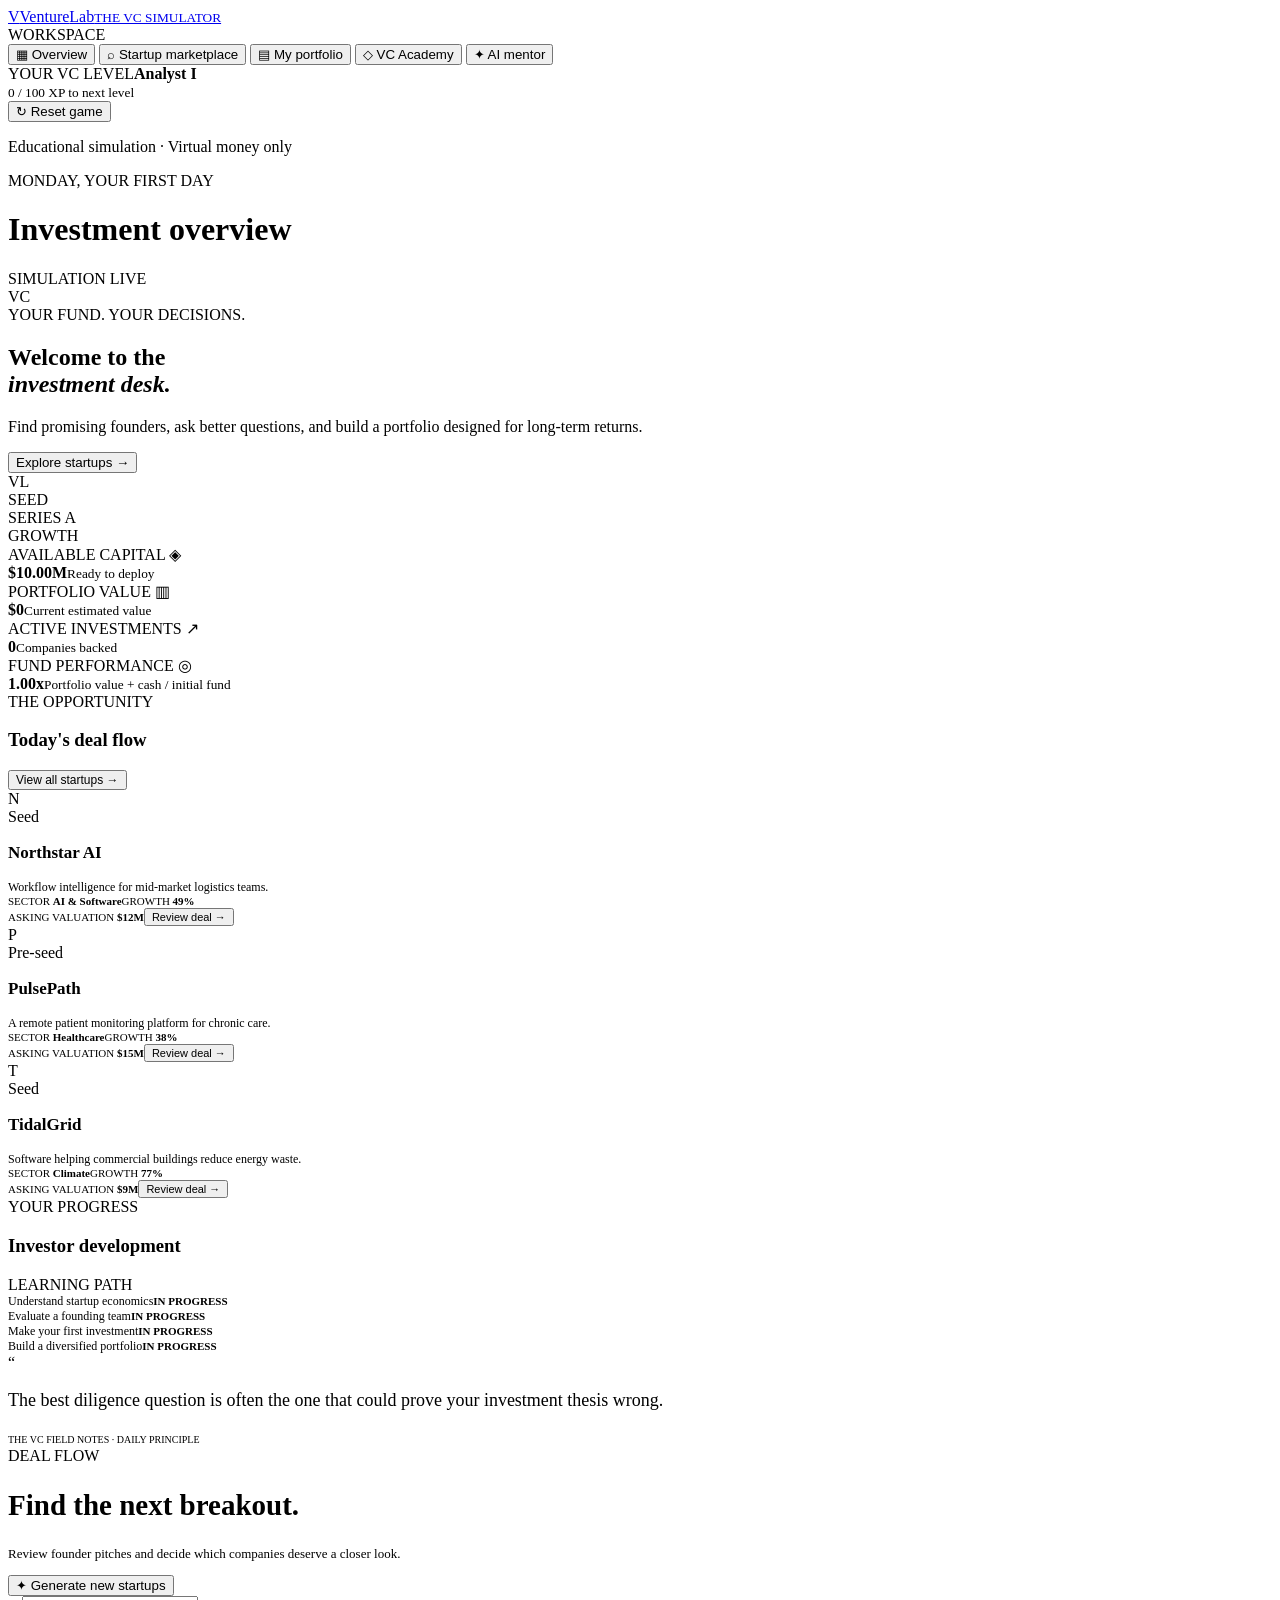
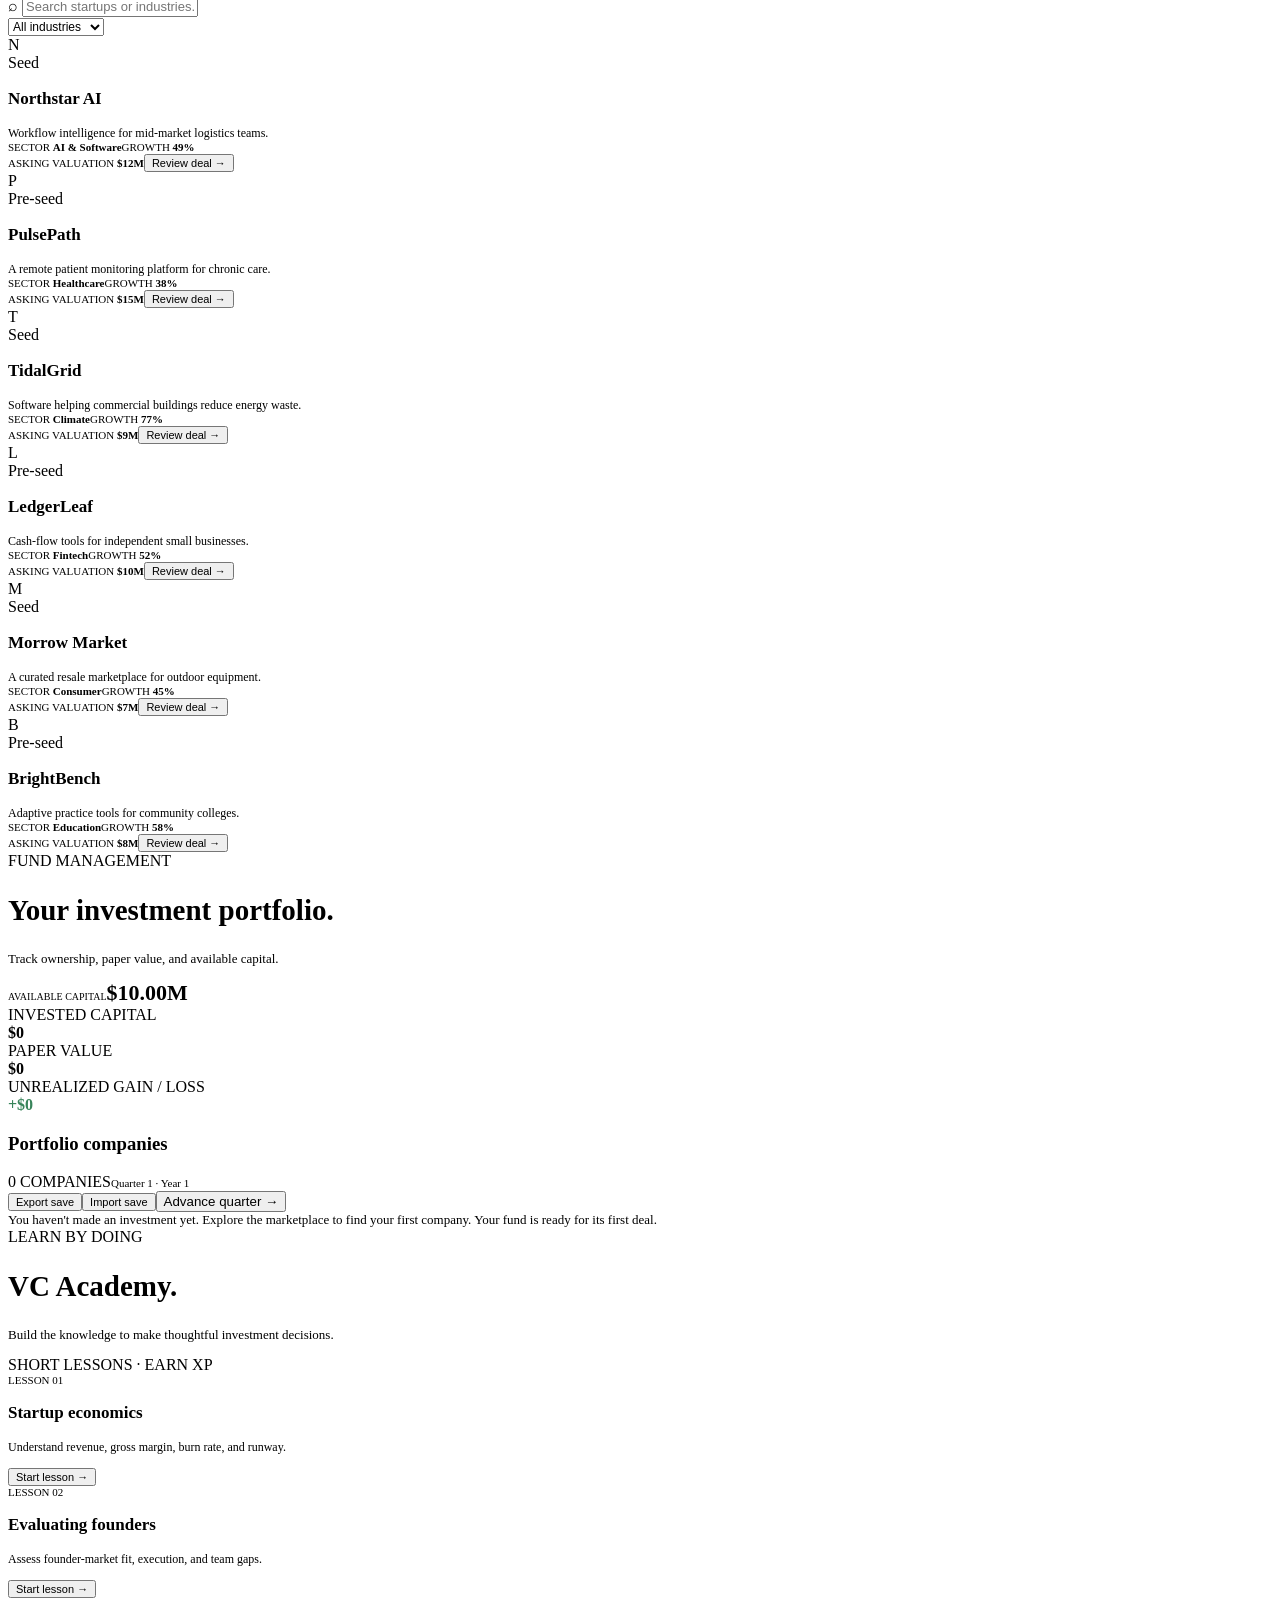
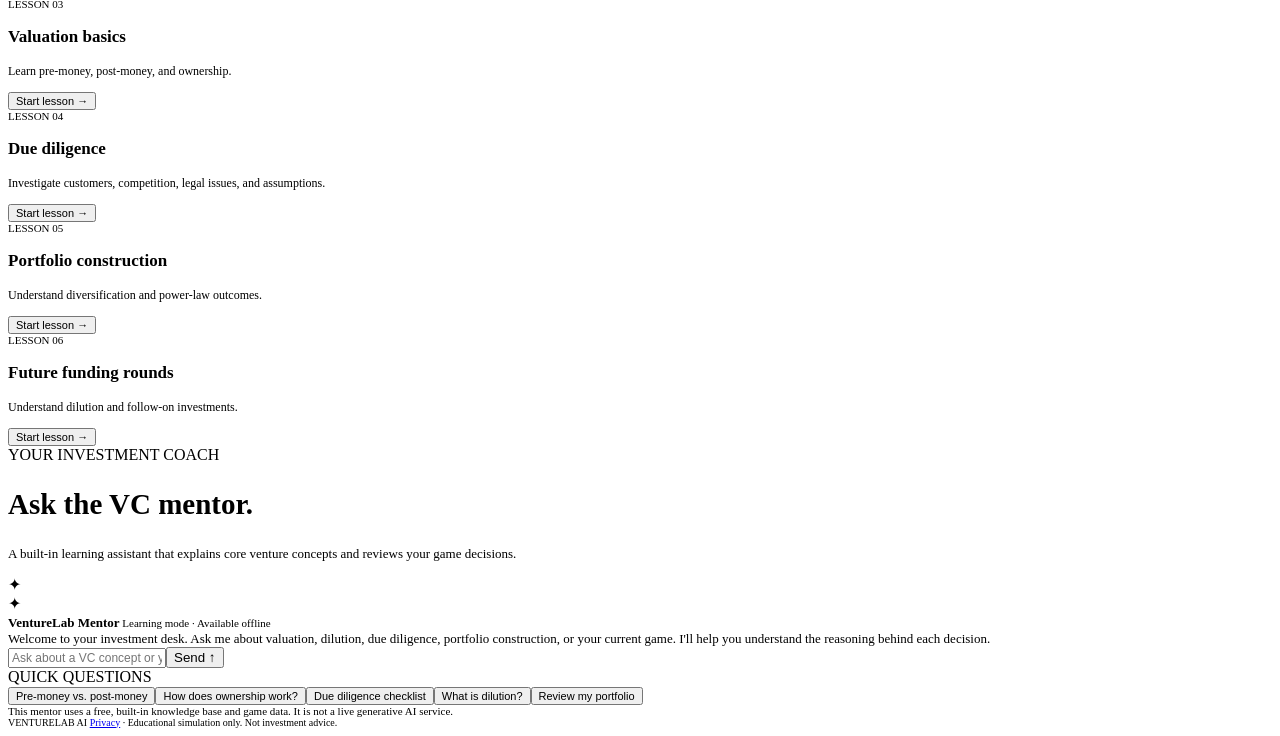
<file: index.html>
<!doctype html>
<html lang="en">
<head>
  <meta charset="utf-8">
  <meta name="viewport" content="width=device-width,initial-scale=1">
  <meta name="theme-color" content="#101827">
  <meta name="description" content="Learn venture capital by building a virtual startup portfolio.">
  <title>VentureLab — Learn to invest</title>
  <link rel="manifest" href="manifest.webmanifest">
  <link rel="icon" href="assets/icon.svg" type="image/svg+xml">
  <link rel="stylesheet" href="styles.css">
</head>
<body>
  <div class="shell">
    <aside class="sidebar">
      <a class="brand" href="#"><span class="brand-mark">V</span><span>Venture<span class="muted">Lab</span><small>THE VC SIMULATOR</small></span></a>
      <div class="nav-label">WORKSPACE</div>
      <button class="nav active" data-view="overview">▦ <span>Overview</span></button>
      <button class="nav" data-view="marketplace">⌕ <span>Startup marketplace</span></button>
      <button class="nav" data-view="portfolio">▤ <span>My portfolio</span></button>
      <button class="nav" data-view="academy">◇ <span>VC Academy</span></button>
      <button class="nav" data-view="mentor">✦ <span>AI mentor</span></button>
      <div class="sidebar-bottom">
        <div class="level-card"><div class="level-top"><span>YOUR VC LEVEL</span><b id="levelName">Analyst I</b></div><div class="progress"><i id="xpBar"></i></div><small id="xpText">0 / 100 XP to next level</small></div>
        <button class="reset-link" id="resetBtn">↻ Reset game</button>
        <p class="side-note">Educational simulation · Virtual money only</p>
      </div>
    </aside>

    <main class="main">
      <header class="topbar">
        <div><div class="eyebrow">MONDAY, YOUR FIRST DAY</div><h1 id="pageTitle">Investment overview</h1></div>
        <div class="top-actions"><span class="status-dot">SIMULATION LIVE</span><div class="avatar">VC</div></div>
      </header>

      <section id="overview" class="view active">
        <div class="welcome">
          <div><div class="eyebrow light">YOUR FUND. YOUR DECISIONS.</div><h2>Welcome to the<br><em>investment desk.</em></h2><p>Find promising founders, ask better questions, and build a portfolio designed for long-term returns.</p><button class="primary" data-go="marketplace">Explore startups <span>→</span></button></div>
          <div class="welcome-art"><div class="orbit orbit-one"></div><div class="orbit orbit-two"></div><div class="orb-core">VL</div><div class="float-tag tag-one">SEED</div><div class="float-tag tag-two">SERIES A</div><div class="float-tag tag-three">GROWTH</div></div>
        </div>
        <div class="metrics">
          <article class="metric"><div class="metric-head">AVAILABLE CAPITAL <span>◈</span></div><strong id="cashMetric">$10.00M</strong><small>Ready to deploy</small></article>
          <article class="metric"><div class="metric-head">PORTFOLIO VALUE <span>▥</span></div><strong id="portfolioMetric">$0</strong><small>Current estimated value</small></article>
          <article class="metric"><div class="metric-head">ACTIVE INVESTMENTS <span>↗</span></div><strong id="investmentsMetric">0</strong><small>Companies backed</small></article>
          <article class="metric"><div class="metric-head">FUND PERFORMANCE <span>◎</span></div><strong id="multipleMetric">0.00x</strong><small>Portfolio value + cash / initial fund</small></article>
        </div>
        <div class="section-heading"><div><div class="eyebrow">THE OPPORTUNITY</div><h3>Today's deal flow</h3></div><button class="text-button" data-go="marketplace">View all startups →</button></div>
        <div id="featuredGrid" class="startup-grid"></div>
        <div class="bottom-grid">
          <article class="panel"><div class="panel-heading"><div><div class="eyebrow">YOUR PROGRESS</div><h3>Investor development</h3></div><span class="pill">LEARNING PATH</span></div><div id="progressItems"></div></article>
          <article class="panel quote-panel"><div class="quote-mark">“</div><p id="dailyTip">Venture capital is a portfolio business. One great outcome can matter, but disciplined decisions matter every time.</p><small>THE VC FIELD NOTES · DAILY PRINCIPLE</small></article>
        </div>
      </section>

      <section id="marketplace" class="view">
        <div class="intro-row"><div><div class="eyebrow">DEAL FLOW</div><h2>Find the next breakout.</h2><p>Review founder pitches and decide which companies deserve a closer look.</p></div><button class="primary" id="generateBtn">✦ Generate new startups</button></div>
        <div class="filter-row"><div class="search-box">⌕ <input id="searchInput" placeholder="Search startups or industries..."></div><select id="sectorFilter"><option value="All">All industries</option><option>AI & Software</option><option>Healthcare</option><option>Climate</option><option>Fintech</option><option>Consumer</option><option>Education</option></select></div>
        <div id="marketGrid" class="startup-grid"></div>
      </section>

      <section id="portfolio" class="view">
        <div class="intro-row"><div><div class="eyebrow">FUND MANAGEMENT</div><h2>Your investment portfolio.</h2><p>Track ownership, paper value, and available capital.</p></div><div class="fund-total"><small>AVAILABLE CAPITAL</small><strong id="cashPortfolio">$10.00M</strong></div></div>
        <div class="metrics compact"><article class="metric"><div class="metric-head">INVESTED CAPITAL</div><strong id="investedMetric">$0</strong></article><article class="metric"><div class="metric-head">PAPER VALUE</div><strong id="paperMetric">$0</strong></article><article class="metric"><div class="metric-head">UNREALIZED GAIN / LOSS</div><strong id="gainMetric">$0</strong></article></div>
        <div class="panel table-panel"><div class="panel-heading portfolio-tools"><div><h3>Portfolio companies</h3><span class="pill" id="portfolioCount">0 COMPANIES</span><small id="quarterLabel" class="quarter-label">Quarter 1 · Year 1</small></div><div class="tool-buttons"><button class="small-button" id="exportBtn">Export save</button><button class="small-button" id="importBtn">Import save</button><button class="primary" id="advanceBtn">Advance quarter →</button><input id="importFile" type="file" accept="application/json" hidden></div></div><div id="quarterReport" class="quarter-report" hidden></div><div id="portfolioTable" class="table-wrap"><div class="empty">You haven't made an investment yet. Explore the marketplace to find your first company.</div></div></div>
      </section>

      <section id="academy" class="view">
        <div class="intro-row"><div><div class="eyebrow">LEARN BY DOING</div><h2>VC Academy.</h2><p>Build the knowledge to make thoughtful investment decisions.</p></div><div class="pill">SHORT LESSONS · EARN XP</div></div>
        <div id="lessonGrid" class="lesson-grid"></div>
      </section>

      <section id="mentor" class="view">
        <div class="intro-row"><div><div class="eyebrow">YOUR INVESTMENT COACH</div><h2>Ask the VC mentor.</h2><p>A built-in learning assistant that explains core venture concepts and reviews your game decisions.</p></div><span class="mentor-icon">✦</span></div>
        <div class="mentor-layout"><div class="panel chat-panel"><div class="chat-head"><div class="mentor-avatar">✦</div><div><b>VentureLab Mentor</b><small><span class="online-dot"></span> Learning mode · Available offline</small></div></div><div id="chatMessages" class="chat-messages"><div class="bubble assistant">Welcome to your investment desk. Ask me about valuation, dilution, due diligence, portfolio construction, or your current game. I'll help you understand the reasoning behind each decision.</div></div><form id="mentorForm" class="chat-form"><input id="mentorInput" placeholder="Ask about a VC concept or your portfolio..." autocomplete="off"><button class="primary" type="submit">Send ↑</button></form></div><div class="panel prompts"><div class="eyebrow">QUICK QUESTIONS</div><button data-prompt="Explain pre-money and post-money valuation with an example.">Pre-money vs. post-money</button><button data-prompt="How do I calculate my ownership percentage?">How does ownership work?</button><button data-prompt="What should I look for during due diligence?">Due diligence checklist</button><button data-prompt="Explain dilution in a future funding round.">What is dilution?</button><button data-prompt="Review my portfolio and tell me what I should learn from it.">Review my portfolio</button><div class="notice">This mentor uses a free, built-in knowledge base and game data. It is not a live generative AI service.</div></div></div>
      </section>

      <footer>VENTURELAB AI <span><a href="privacy.html">Privacy</a> · Educational simulation only. Not investment advice.</span></footer>
    </main>
  </div>

  <dialog id="startupDialog" class="modal"><div id="dialogContent"></div><button class="modal-close" id="closeDialog" aria-label="Close">×</button></dialog>
  <div id="toast" class="toast" role="status"></div>
  <script src="app.js"></script>
</body>
</html>
</file>
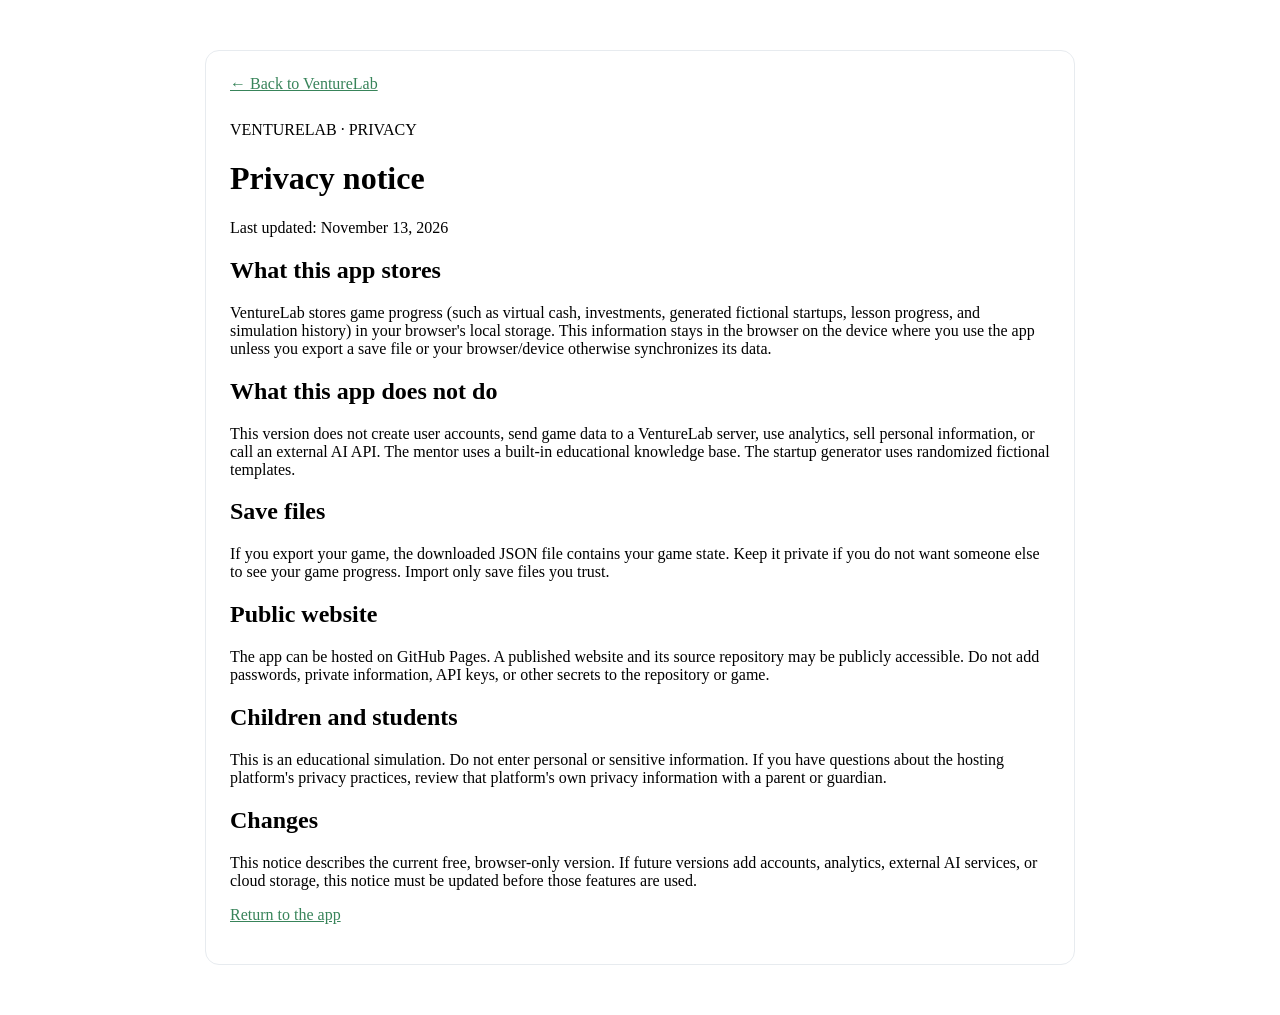
<file: privacy.html>
<!doctype html>
<html lang="en"><head><meta charset="utf-8"><meta name="viewport" content="width=device-width,initial-scale=1"><meta name="theme-color" content="#101827"><title>Privacy — VentureLab</title><link rel="stylesheet" href="styles.css"></head><body><main style="max-width:820px;margin:50px auto;padding:24px;background:#fff;border:1px solid #e7ebef;border-radius:14px"><a href="index.html" style="color:#38845a">← Back to VentureLab</a><div class="eyebrow" style="margin-top:28px">VENTURELAB · PRIVACY</div><h1>Privacy notice</h1><p>Last updated: November 13, 2026</p><h2>What this app stores</h2><p>VentureLab stores game progress (such as virtual cash, investments, generated fictional startups, lesson progress, and simulation history) in your browser's local storage. This information stays in the browser on the device where you use the app unless you export a save file or your browser/device otherwise synchronizes its data.</p><h2>What this app does not do</h2><p>This version does not create user accounts, send game data to a VentureLab server, use analytics, sell personal information, or call an external AI API. The mentor uses a built-in educational knowledge base. The startup generator uses randomized fictional templates.</p><h2>Save files</h2><p>If you export your game, the downloaded JSON file contains your game state. Keep it private if you do not want someone else to see your game progress. Import only save files you trust.</p><h2>Public website</h2><p>The app can be hosted on GitHub Pages. A published website and its source repository may be publicly accessible. Do not add passwords, private information, API keys, or other secrets to the repository or game.</p><h2>Children and students</h2><p>This is an educational simulation. Do not enter personal or sensitive information. If you have questions about the hosting platform's privacy practices, review that platform's own privacy information with a parent or guardian.</p><h2>Changes</h2><p>This notice describes the current free, browser-only version. If future versions add accounts, analytics, external AI services, or cloud storage, this notice must be updated before those features are used.</p><p><a href="index.html" style="color:#38845a">Return to the app</a></p></main></body></html>
</file>
<file: styles.css>
.text-button { font-size: 12px; }
.startup-card h3 { font-size: 17px; }
.company-desc { font-size: 12px; }
.company-meta { font-size: 11px; }
.card-foot span { font-size: 11px; }
.small-button { font-size: 11px; }
.progress-row { font-size: 12px; }
.progress-row b { font-size: 11px; }
.quote-panel p { font-size: 18px; }
.quote-panel small { font-size: 10px; }
.intro-row h2 { font-size: 29px; }
.intro-row p { font-size: 13px; }
.search-box input { font-size: 13px; }
.filter-row select { font-size: 12px; }
.fund-total small { font-size: 10px; }
.fund-total strong { font-size: 22px; }
.table th { font-size: 10px; }
.table td, .table td b { font-size: 12px; }
.empty { font-size: 13px; }
.lesson-num { font-size: 11px; }
.lesson h3 { font-size: 17px; }
.lesson p { font-size: 12px; }
.chat-head b { font-size: 13px; }
.chat-head small { font-size: 11px; }
.bubble { font-size: 13px; }
.chat-form input { font-size: 12px; }
.prompts button { font-size: 11px; }
.notice { font-size: 11px; }
footer { font-size: 10px; }
.modal h2 { font-size: 25px; }
.modal p { font-size: 13px; }
.modal-close { font-size: 26px; }
.detail-stat small { font-size: 10px; }
.detail-stat b { font-size: 16px; }
.field span { font-size: 11px; }
.field input, .field select { font-size: 13px; }
.toast { font-size: 12px; }
.quarter-label { font-size: 11px; }
.quarter-report { font-size: 12px; }
.table td .exit-button { font-size: 10px; }

@media (max-width: 760px) {
  .brand { font-size: 17px; }
  .nav { font-size: 14px; }
  .nav span { font-size: 12px; }
  .topbar h1 { font-size: 20px; }
  .welcome h2 { font-size: 32px; }
  .welcome p { font-size: 12px; }
  .metric strong { font-size: 24px; }
  .intro-row h2 { font-size: 25px; }
  .search-box input { font-size: 13px; }
  .filter-row select { font-size: 12px; }
}
</file>
